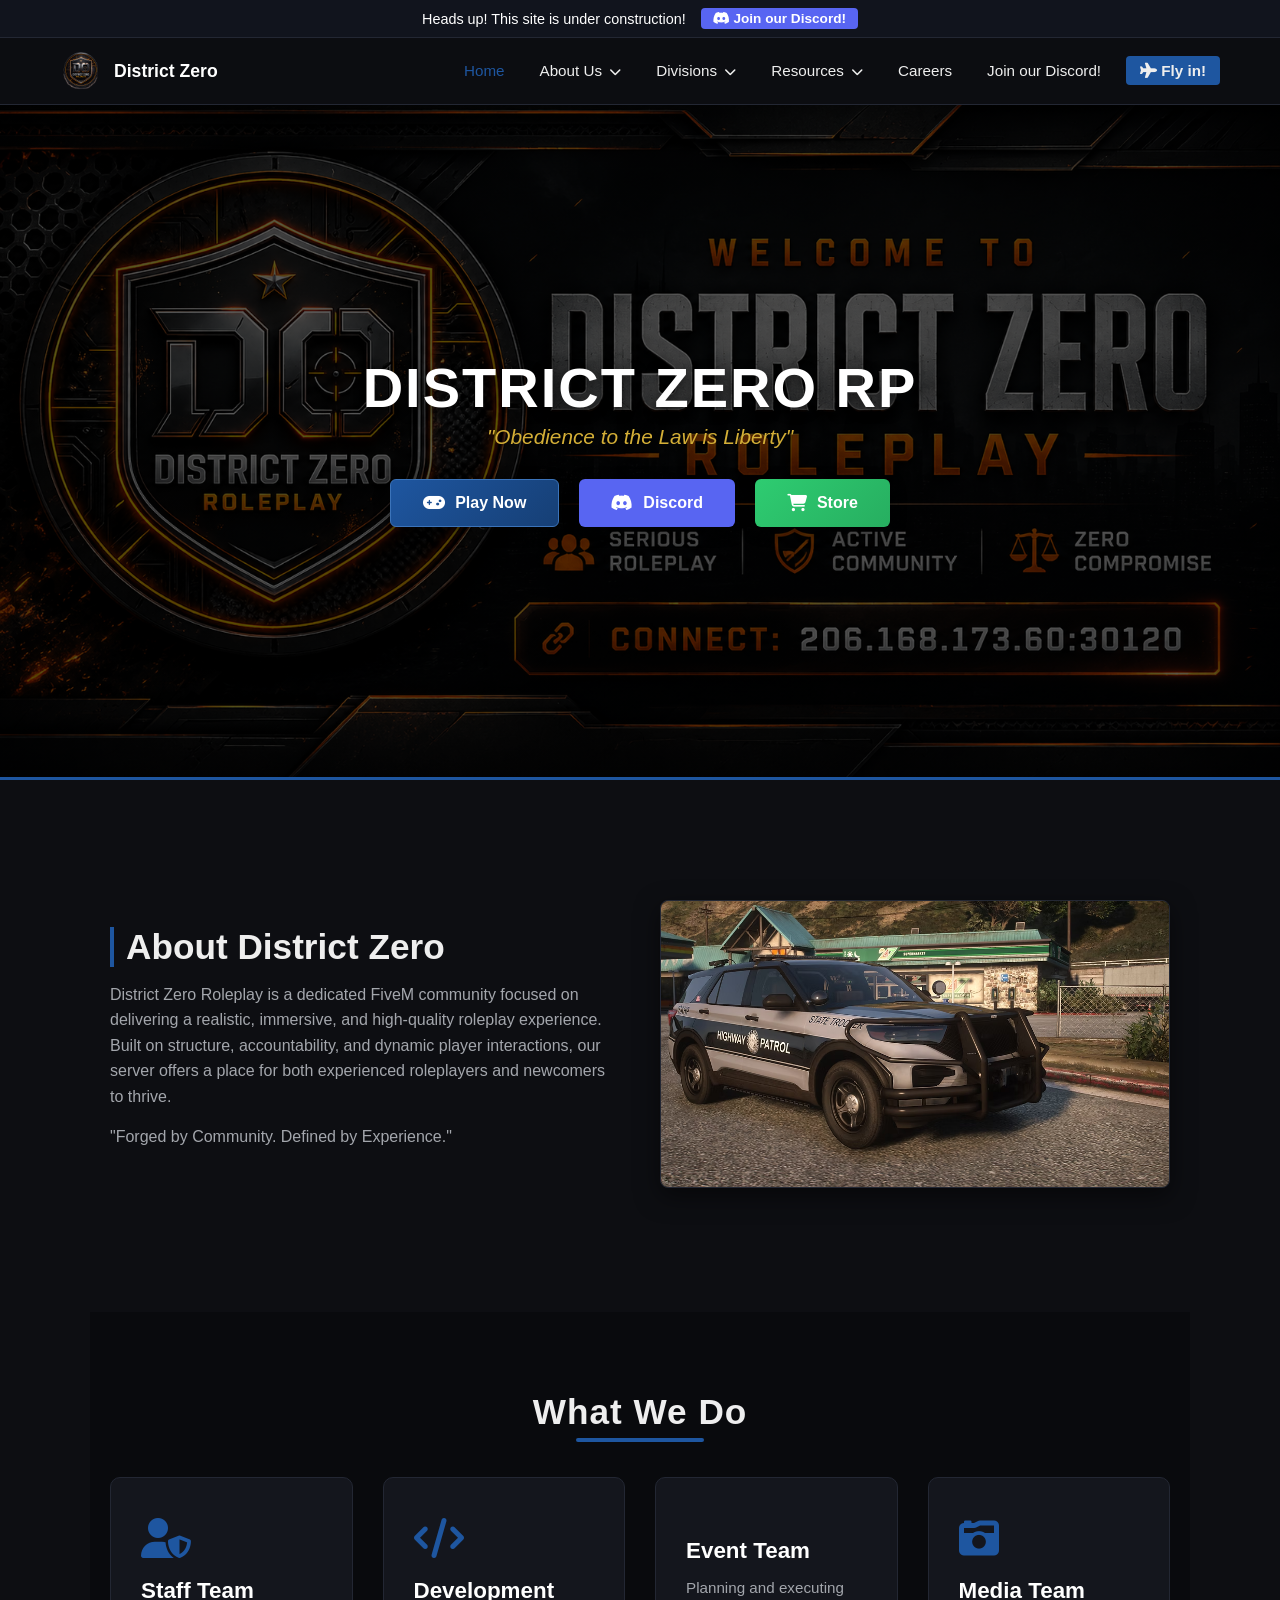
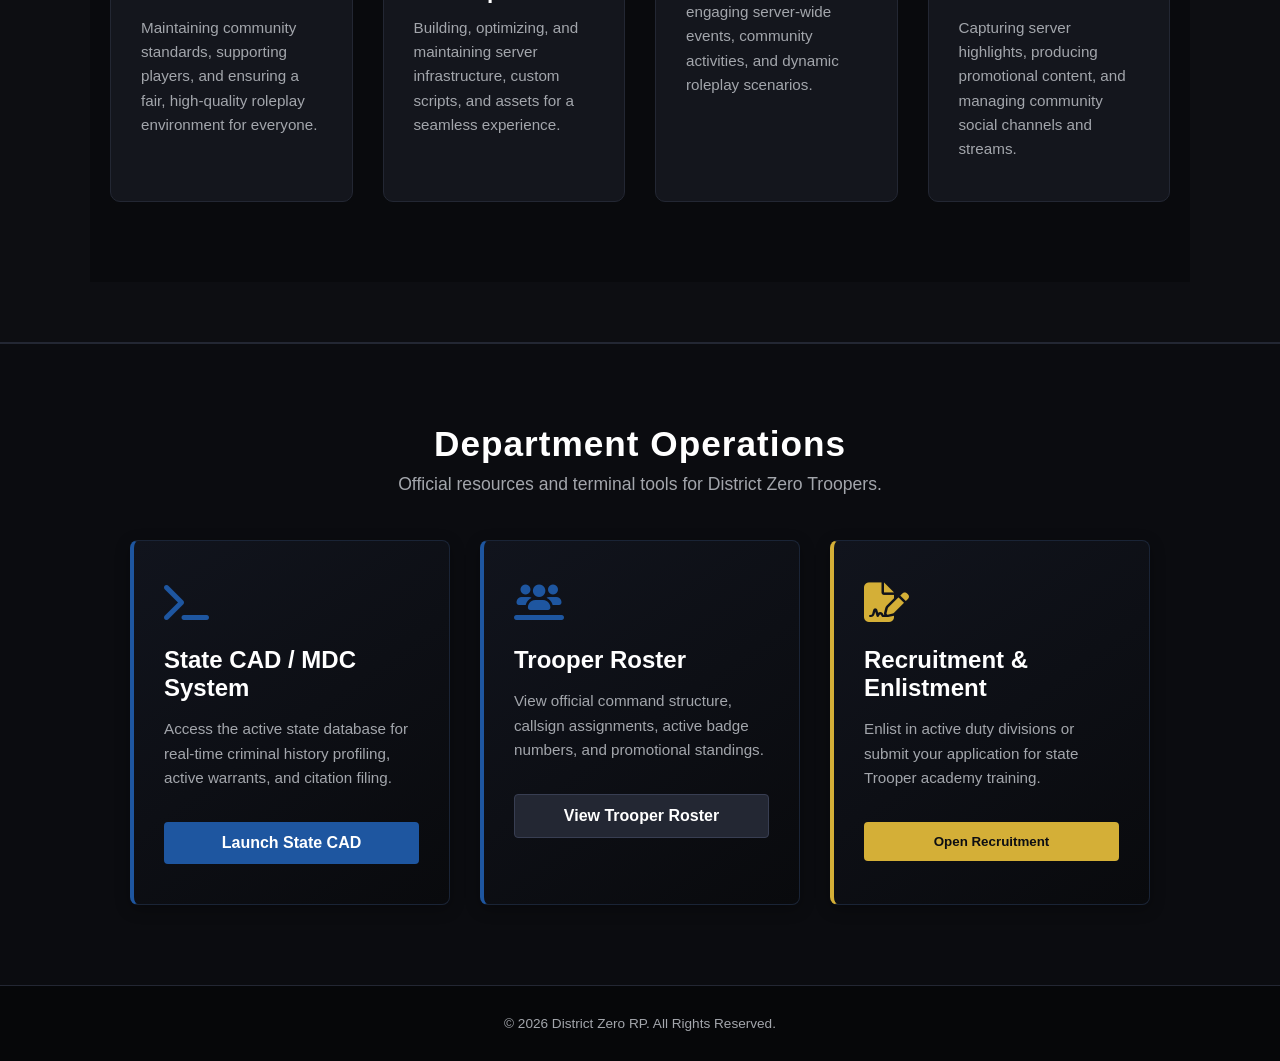
<file: index.html>
<!DOCTYPE html>
<html lang="en">
<head>
    <meta charset="UTF-8">
    <meta name="viewport" content="width=device-width, initial-scale=1.0">
    <title>District Zero RP</title>
    
    <!-- TAB FAVICON (Uses slogo.png) -->
    <link rel="icon" type="image/png" href="slogo.png">

    <link rel="stylesheet" href="style.css">
    <!-- FontAwesome for icons -->
    <link rel="stylesheet" href="https://cdnjs.cloudflare.com/ajax/libs/font-awesome/6.4.0/css/all.min.css">
</head>
<body>

    <!-- TOP ANNOUNCEMENT BANNER -->
    <div class="announcement-banner">
        <span>Heads up! This site is under construction!</span>
        <a href="https://discord.gg/egYaeXY6Bq" target="_blank" class="btn-banner-discord"><i class="fa-brands fa-discord"></i> Join our Discord!</a>
    </div>

    <!-- STICKY HEADER & NAVBAR WITH DROPDOWNS -->
    <header class="navbar-header">
        <div class="nav-container">
            <a href="index.html" class="brand-logo">
                <!-- Keep original site header logo -->
                <img src="logo.png" alt="District Zero Seal" class="nav-logo">
                <span class="brand-name">District Zero</span>
            </a>
            
            <nav class="main-nav">
                <ul class="nav-links">
                    <li><a href="index.html" class="active">Home</a></li>
                    
                    <li class="dropdown">
                        <a href="#">About Us <i class="fa-solid fa-chevron-down nav-arrow"></i></a>
                        <ul class="dropdown-menu">
                            <li><a href="command-staff.html">Command Staff</a></li>
                            <li><a href="#about-section">History & Mission</a></li>
                        </ul>
                    </li>

                    <li class="dropdown">
                        <a href="#">Divisions <i class="fa-solid fa-chevron-down nav-arrow"></i></a>
                        <ul class="dropdown-menu">
                            <li><a href="troopers.html">Highway Patrol / Troopers</a></li>
                            <li><a href="srt.html">Tactical Response (SRT)</a></li>
                            <li><a href="cve.html">Commercial Vehicle Enforcement</a></li>
                            <li><a href="k9.html">K-9 Unit</a></li>
                            <li><a href="air-support.html">Air Support Division</a></li>
                        </ul>
                    </li>

                    <li class="dropdown">
                        <a href="#">Resources <i class="fa-solid fa-chevron-down nav-arrow"></i></a>
                        <ul class="dropdown-menu">
                            <li><a href="https://sonorancad.com/" target="_blank">CAD / MDC System</a></li>
                            <li><a href="#leo-operations">Trooper Roster</a></li>
                            <li><a href="#application-portal">Standard Operating Procedures</a></li>
                        </ul>
                    </li>

                    <li><a href="javascript:void(0)" onclick="toggleApplications()">Careers</a></li>
                    <li><a href="https://discord.gg/egYaeXY6Bq" target="_blank">Join our Discord!</a></li>
                    <li><a href="https://cfx.re/join/leemjbj" class="fly-in-link"><i class="fa-solid fa-plane"></i> Fly in!</a></li>
                </ul>
            </nav>
        </div>
    </header>

    <!-- HERO SECTION WITH BACKGROUND IMAGE (FIXED TO PNG) -->
    <section class="hero-section" style="background: linear-gradient(rgba(0, 0, 0, 0.65), rgba(0, 0, 0, 0.65)), url('hero-bg.png') no-repeat center center/cover;">
        <div class="hero-overlay">
            <h1 class="hero-title">District Zero RP</h1>
            <p class="hero-motto">"Obedience to the Law is Liberty"</p>
            
            <!-- Quick Actions -->
            <div class="button-container">
                <a href="https://cfx.re/join/leemjbj" class="btn play-btn"><i class="fa-solid fa-gamepad"></i> Play Now</a>
                <a href="https://discord.gg/egYaeXY6Bq" target="_blank" class="btn discord-btn"><i class="fa-brands fa-discord"></i> Discord</a>
                <a href="https://the-district-roleplay-store.tebex.io/" target="_blank" class="btn store-btn"><i class="fa-solid fa-cart-shopping"></i> Store</a>
            </div>
        </div>
    </section>

    <!-- DIVISION DETAIL (ABOUT DISTRICT ZERO SECTION) -->
    <section id="patrol-division" class="container about-division-section">
        <div class="two-column">
            <div class="column-text">
                <h2>About District Zero</h2>
                <p>District Zero Roleplay is a dedicated FiveM community focused on delivering a realistic, immersive, and high-quality roleplay experience. Built on structure, accountability, and dynamic player interactions, our server offers a place for both experienced roleplayers and newcomers to thrive.</p>
                <p>"Forged by Community. Defined by Experience."</p>
            </div>
            <div class="column-image">
                <img src="trooper-cruiser.png" alt="District Zero Trooper Cruiser" onerror="this.src='https://via.placeholder.com/600x350/1e1e1e/ffffff?text=Trooper+Cruiser'">
            </div>
        </div>
    </section>

    <!-- "WHAT WE DO" GRID SECTION -->
    <section id="divisions" class="container features">
        <h2 class="section-title">What We Do</h2>
        <div class="feature-grid">
            <div class="feature-card">
                <i class="fa-solid fa-user-shield"></i>
                <h3>Staff Team</h3>
                <p>Maintaining community standards, supporting players, and ensuring a fair, high-quality roleplay environment for everyone.</p>
            </div>
            <div class="feature-card">
                <i class="fa-solid fa-code"></i>
                <h3>Development</h3>
                <p>Building, optimizing, and maintaining server infrastructure, custom scripts, and assets for a seamless experience.</p>
            </div>
            <div class="feature-card">
                <i class="fa-solid fa-calendar-star"></i>
                <h3>Event Team</h3>
                <p>Planning and executing engaging server-wide events, community activities, and dynamic roleplay scenarios.</p>
            </div>
            <div class="feature-card">
                <i class="fa-solid fa-camera-retro"></i>
                <h3>Media Team</h3>
                <p>Capturing server highlights, producing promotional content, and managing community social channels and streams.</p>
            </div>
        </div>
    </section>

    <!-- LEO OPERATIONS CENTER -->
    <section id="leo-operations" class="leo-section">
        <div class="leo-container">
            <h2>Department Operations</h2>
            <p class="leo-subtitle">Official resources and terminal tools for District Zero Troopers.</p>
            
            <div class="leo-grid">
                <!-- CAD System Card -->
                <div class="leo-card">
                    <div class="card-icon"><i class="fa-solid fa-terminal"></i></div>
                    <h3>State CAD / MDC System</h3>
                    <p>Access the active state database for real-time criminal history profiling, active warrants, and citation filing.</p>
                    <a href="https://sonorancad.com/" target="_blank" class="leo-btn cad-btn">Launch State CAD</a>
                </div>

                <!-- Roster Card -->
                <div class="leo-card">
                    <div class="card-icon"><i class="fa-solid fa-users-line"></i></div>
                    <h3>Trooper Roster</h3>
                    <p>View official command structure, callsign assignments, active badge numbers, and promotional standings.</p>
                    <a href="#" target="_blank" class="leo-btn roster-btn">View Trooper Roster</a>
                </div>

                <!-- Recruitment Card -->
                <div class="leo-card app-card-trigger">
                    <div class="card-icon"><i class="fa-solid fa-file-signature"></i></div>
                    <h3>Recruitment & Enlistment</h3>
                    <p>Enlist in active duty divisions or submit your application for state Trooper academy training.</p>
                    <button onclick="toggleApplications()" class="leo-btn app-trigger-btn">Open Recruitment</button>
                </div>
            </div>
        </div>
    </section>

    <!-- HIDDEN APPLICATION PORTAL (REVEALED ON CLICK) -->
    <section id="application-portal" class="app-section" style="display: none;">
        <div class="app-container">
            <h2>Community Application Portal</h2>
            <p class="app-subtitle">Select the division or branch you wish to apply for to begin your process.</p>
            
            <div class="app-grid">
                <!-- Staff Application -->
                <div class="app-box">
                    <i class="fa-solid fa-user-shield"></i>
                    <h3>Server Staff</h3>
                    <p>Apply to join the moderator and administration team to help maintain community integrity.</p>
                    <a href="#" target="_blank" class="portal-btn">Apply Now</a>
                </div>

                <!-- Developer Application -->
                <div class="app-box">
                    <i class="fa-solid fa-code"></i>
                    <h3>Development Team</h3>
                    <p>Looking for skilled individuals experienced in framework optimization, database management, or script integration.</p>
                    <a href="#" target="_blank" class="portal-btn">Apply Now</a>
                </div>

                <!-- Trooper Application -->
                <div class="app-box">
                    <i class="fa-solid fa-handcuffs"></i>
                    <h3>State Trooper Academy</h3>
                    <p>Enlist into the District Zero active duty academy or transfer divisions.</p>
                    <a href="#" target="_blank" class="portal-btn">Apply Now</a>
                </div>
            </div>
            
            <button onclick="toggleApplications()" class="close-portal-btn"><i class="fa-solid fa-xmark"></i> Close Portal</button>
        </div>
    </section>

    <!-- FOOTER -->
    <footer class="site-footer">
        <div class="footer-content">
            <p>&copy; 2026 District Zero RP. All Rights Reserved.</p>
        </div>
    </footer>

    <!-- JS TOGGLE SCRIPT -->
    <script>
        function toggleApplications() {
            const portal = document.getElementById('application-portal');
            if (portal.style.display === 'none' || portal.style.display === '') {
                portal.style.display = 'block';
                portal.scrollIntoView({ behavior: 'smooth' });
            } else {
                portal.style.display = 'none';
                document.querySelector('#leo-operations').scrollIntoView({ behavior: 'smooth' });
            }
        }
    </script>
</body>
</html>
</file>
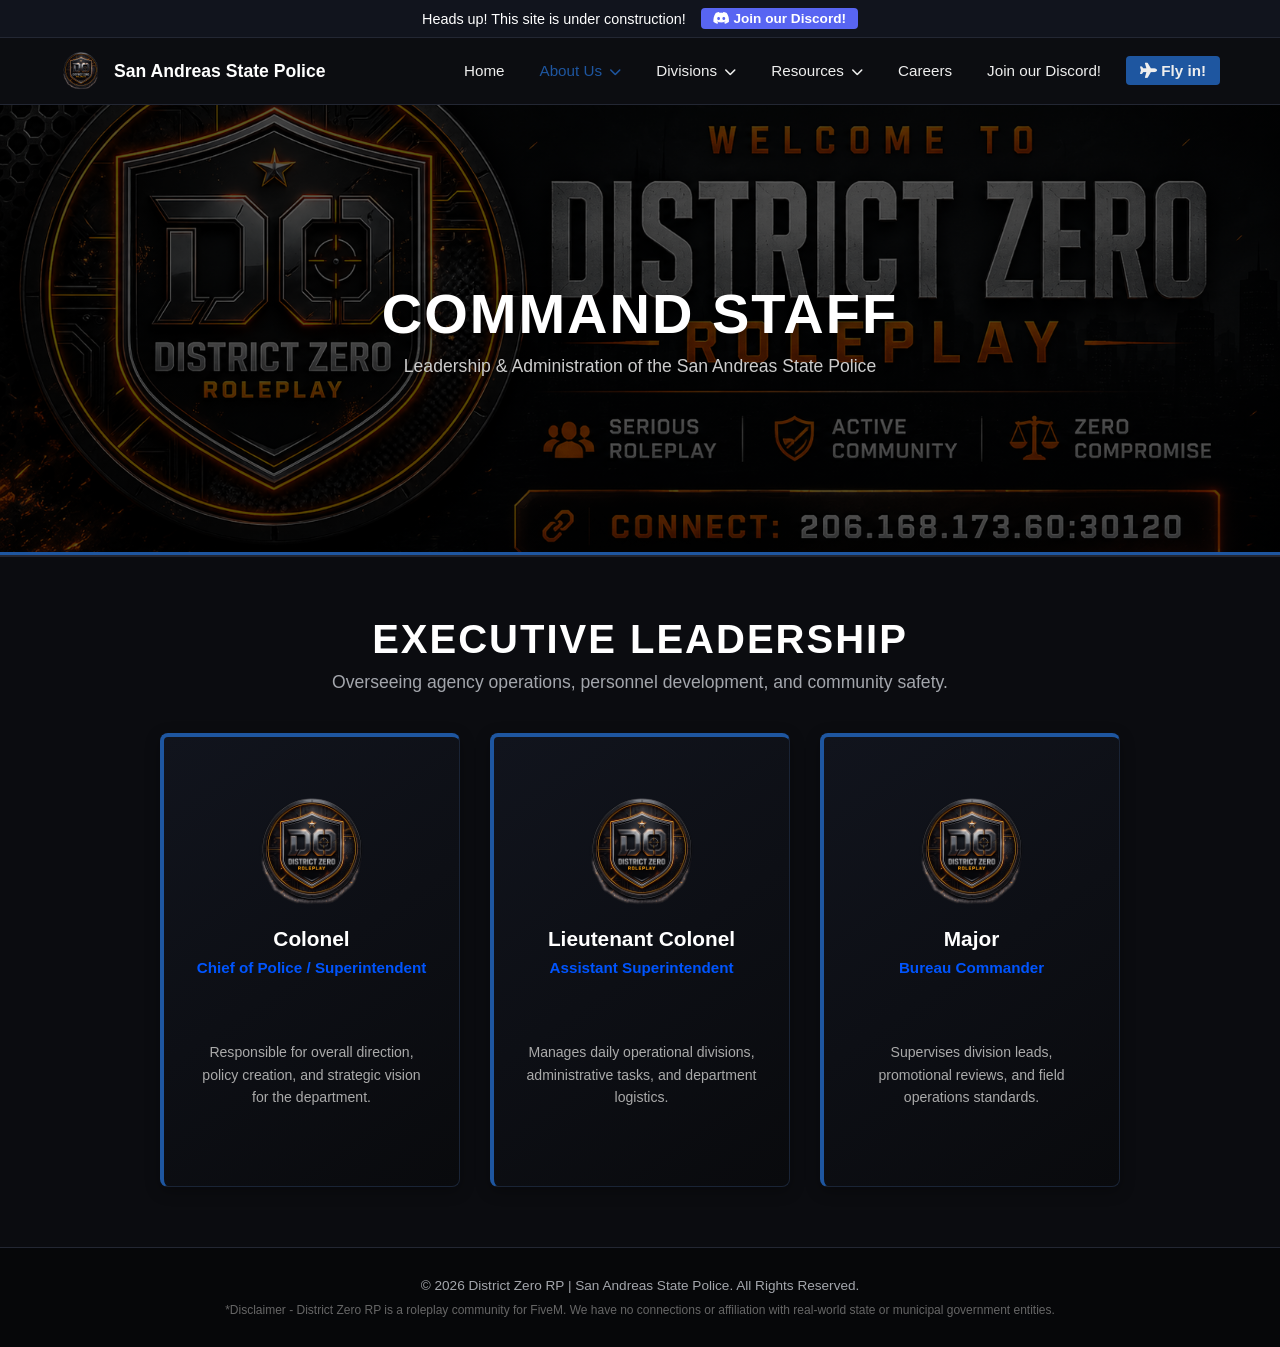
<file: command-staff.html>
<!DOCTYPE html>
<html lang="en">
<head>
    <meta charset="UTF-8">
    <meta name="viewport" content="width=device-width, initial-scale=1.0">
    <title>Command Staff | San Andreas State Police</title>
    <link rel="stylesheet" href="style.css">
    <!-- FontAwesome for icons -->
    <link rel="stylesheet" href="https://cdnjs.cloudflare.com/ajax/libs/font-awesome/6.4.0/css/all.min.css">
</head>
<body>

    <!-- TOP ANNOUNCEMENT BANNER -->
    <div class="announcement-banner">
        <span>Heads up! This site is under construction!</span>
        <a href="https://discord.gg/egYaeXY6Bq" target="_blank" class="btn-banner-discord"><i class="fa-brands fa-discord"></i> Join our Discord!</a>
    </div>

    <!-- STICKY HEADER & NAVBAR -->
    <header class="navbar-header">
        <div class="nav-container">
            <a href="index.html" class="brand-logo">
                <img src="logo.png" alt="SASP Seal" class="nav-logo">
                <span class="brand-name">San Andreas State Police</span>
            </a>
            
            <nav class="main-nav">
                <ul class="nav-links">
                    <li><a href="index.html">Home</a></li>
                    
                    <li class="dropdown">
                        <a href="#" class="active">About Us <i class="fa-solid fa-chevron-down nav-arrow"></i></a>
                        <ul class="dropdown-menu">
                            <li><a href="command-staff.html" class="active">Command Staff</a></li>
                            <li><a href="index.html#about-section">History & Mission</a></li>
                        </ul>
                    </li>

                    <li class="dropdown">
                        <a href="#">Divisions <i class="fa-solid fa-chevron-down nav-arrow"></i></a>
                        <ul class="dropdown-menu">
                            <li><a href="troopers.html">Highway Patrol</a></li>
                            <li><a href="srt.html">Tactical Response (SRT)</a></li>
                            <li><a href="cve.html">Commercial Vehicle Enforcement</a></li>
                            <li><a href="k9.html">K-9 Unit</a></li>
                            <li><a href="air-support.html">Air Support Division</a></li>
                        </ul>
                    </li>

                    <li class="dropdown">
                        <a href="#">Resources <i class="fa-solid fa-chevron-down nav-arrow"></i></a>
                        <ul class="dropdown-menu">
                            <li><a href="https://sonorancad.com/" target="_blank">CAD / MDC System</a></li>
                            <li><a href="#leo-operations">Trooper Roster</a></li>
                        </ul>
                    </li>

                    <li><a href="index.html#application-portal">Careers</a></li>
                    <li><a href="https://discord.gg/egYaeXY6Bq" target="_blank">Join our Discord!</a></li>
                    <li><a href="https://cfx.re/join/leemjbj" class="fly-in-link"><i class="fa-solid fa-plane"></i> Fly in!</a></li>
                </ul>
            </nav>
        </div>
    </header>

    <!-- HERO HEADER SECTION -->
    <section class="hero-section" style="height: 50vh; min-height: 350px; background: linear-gradient(rgba(0, 0, 0, 0.65), rgba(0, 0, 0, 0.65)), url('hero-bg.jpg') no-repeat center center/cover;">
        <div class="hero-overlay">
            <h1 class="hero-title">Command Staff</h1>
            <p style="color: #ccc; margin-top: 10px; font-size: 1.1rem;">Leadership & Administration of the San Andreas State Police</p>
        </div>
    </section>

    <!-- COMMAND STAFF SECTION -->
    <section class="leo-section" style="padding: 60px 20px;">
        <div class="leo-container">
            <h2 style="font-size: 2.5rem; text-transform: uppercase; letter-spacing: 2px; text-align: center;">Executive Leadership</h2>
            <p class="leo-subtitle" style="margin-bottom: 40px; text-align: center;">Overseeing agency operations, personnel development, and community safety.</p>
            
            <div class="leo-grid" style="align-items: stretch; justify-content: center; gap: 30px;">
                
                <!-- Command Member 1 -->
                <div class="leo-card" style="width: 300px; border-top: 4px solid var(--sasp-blue, #0055ff); text-align: center;">
                    <img src="logo.png" alt="Colonel" style="width: 120px; height: 120px; object-fit: contain; margin: 15px auto; display: block;">
                    <h3 style="font-size: 1.3rem; margin-bottom: 5px;">Colonel</h3>
                    <p style="color: #0055ff; font-weight: bold; margin-bottom: 10px; font-size: 0.95rem;">Chief of Police / Superintendent</p>
                    <p style="font-size: 0.88rem; color: #aaa;">Responsible for overall direction, policy creation, and strategic vision for the department.</p>
                </div>

                <!-- Command Member 2 -->
                <div class="leo-card" style="width: 300px; border-top: 4px solid var(--sasp-blue, #0055ff); text-align: center;">
                    <img src="logo.png" alt="Lieutenant Colonel" style="width: 120px; height: 120px; object-fit: contain; margin: 15px auto; display: block;">
                    <h3 style="font-size: 1.3rem; margin-bottom: 5px;">Lieutenant Colonel</h3>
                    <p style="color: #0055ff; font-weight: bold; margin-bottom: 10px; font-size: 0.95rem;">Assistant Superintendent</p>
                    <p style="font-size: 0.88rem; color: #aaa;">Manages daily operational divisions, administrative tasks, and department logistics.</p>
                </div>

                <!-- Command Member 3 -->
                <div class="leo-card" style="width: 300px; border-top: 4px solid var(--sasp-blue, #0055ff); text-align: center;">
                    <img src="logo.png" alt="Major" style="width: 120px; height: 120px; object-fit: contain; margin: 15px auto; display: block;">
                    <h3 style="font-size: 1.3rem; margin-bottom: 5px;">Major</h3>
                    <p style="color: #0055ff; font-weight: bold; margin-bottom: 10px; font-size: 0.95rem;">Bureau Commander</p>
                    <p style="font-size: 0.88rem; color: #aaa;">Supervises division leads, promotional reviews, and field operations standards.</p>
                </div>

            </div>
        </div>
    </section>

    <!-- FOOTER -->
    <footer class="site-footer">
        <div class="footer-content">
            <p>&copy; 2026 District Zero RP | San Andreas State Police. All Rights Reserved.</p>
            <p style="font-size: 0.75rem; margin-top: 10px; color: #666;">*Disclaimer - District Zero RP is a roleplay community for FiveM. We have no connections or affiliation with real-world state or municipal government entities.</p>
        </div>
    </footer>

</body>
</html>
</file>
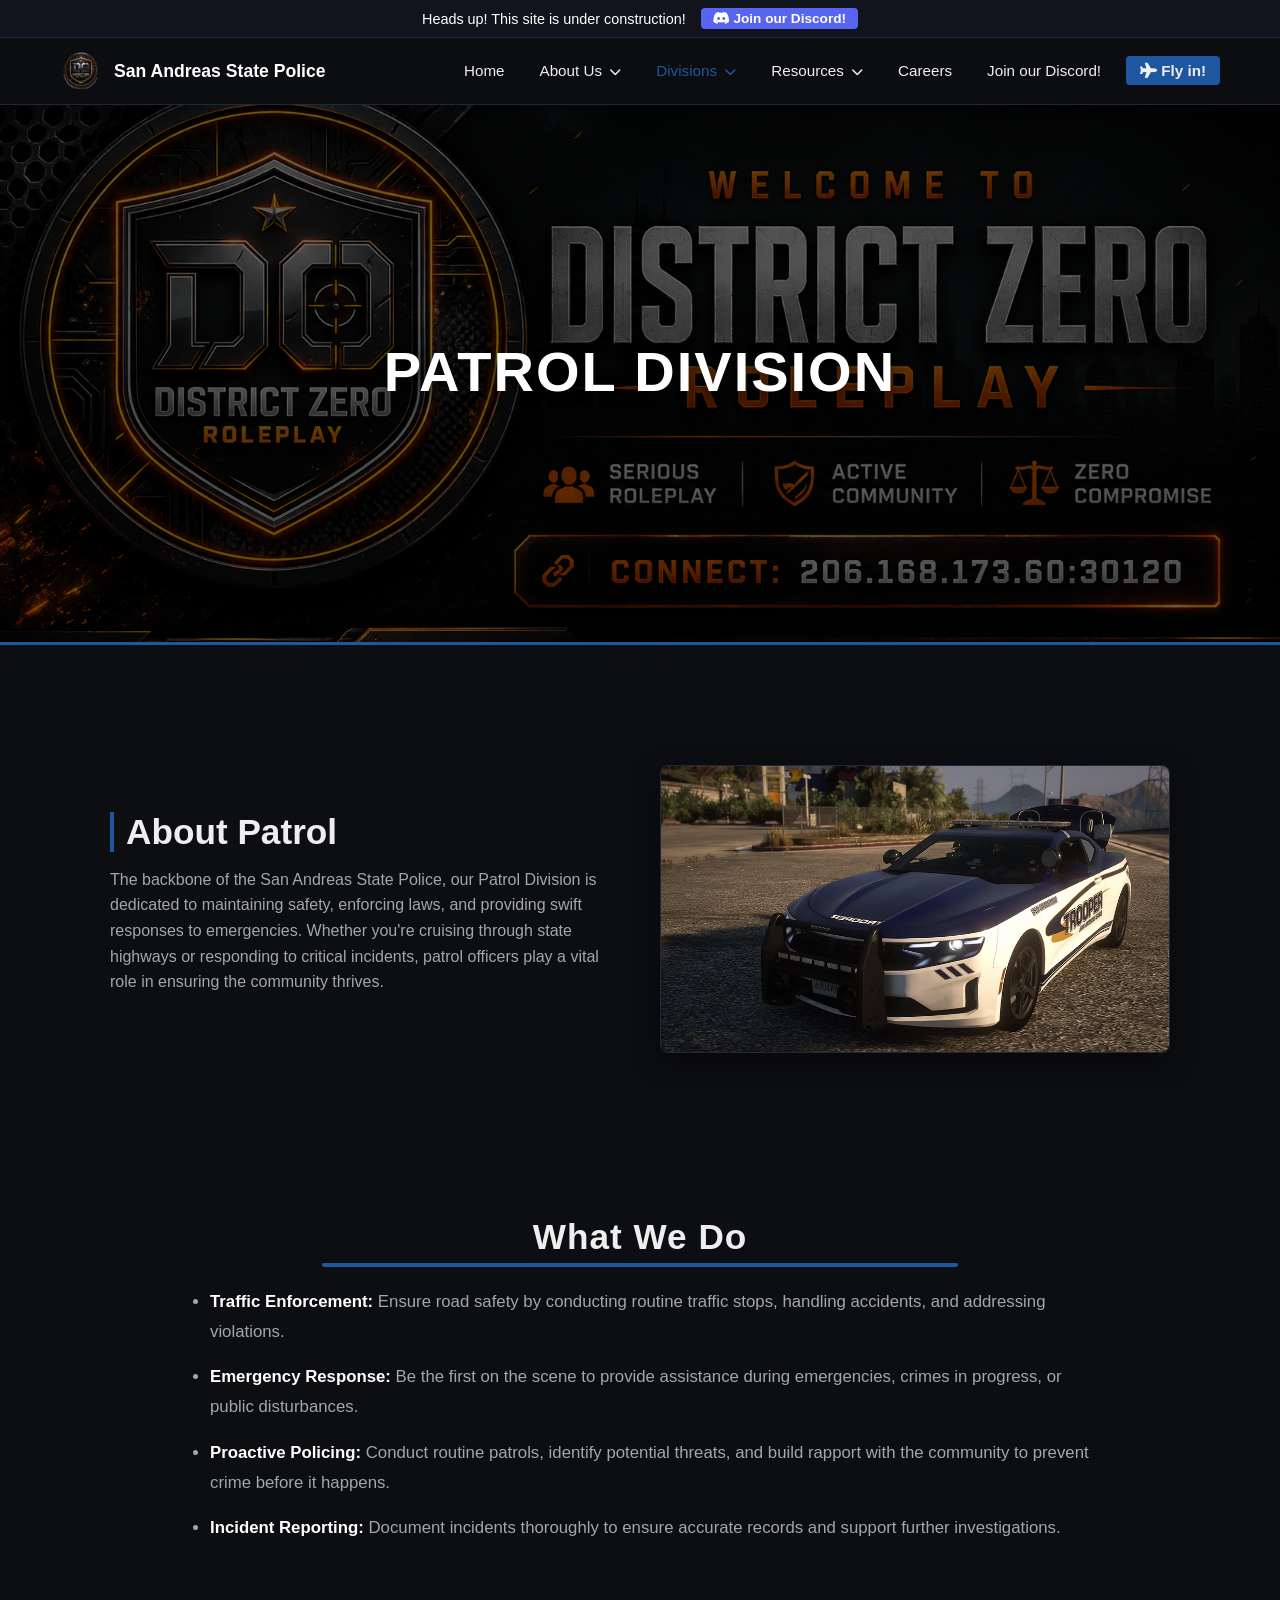
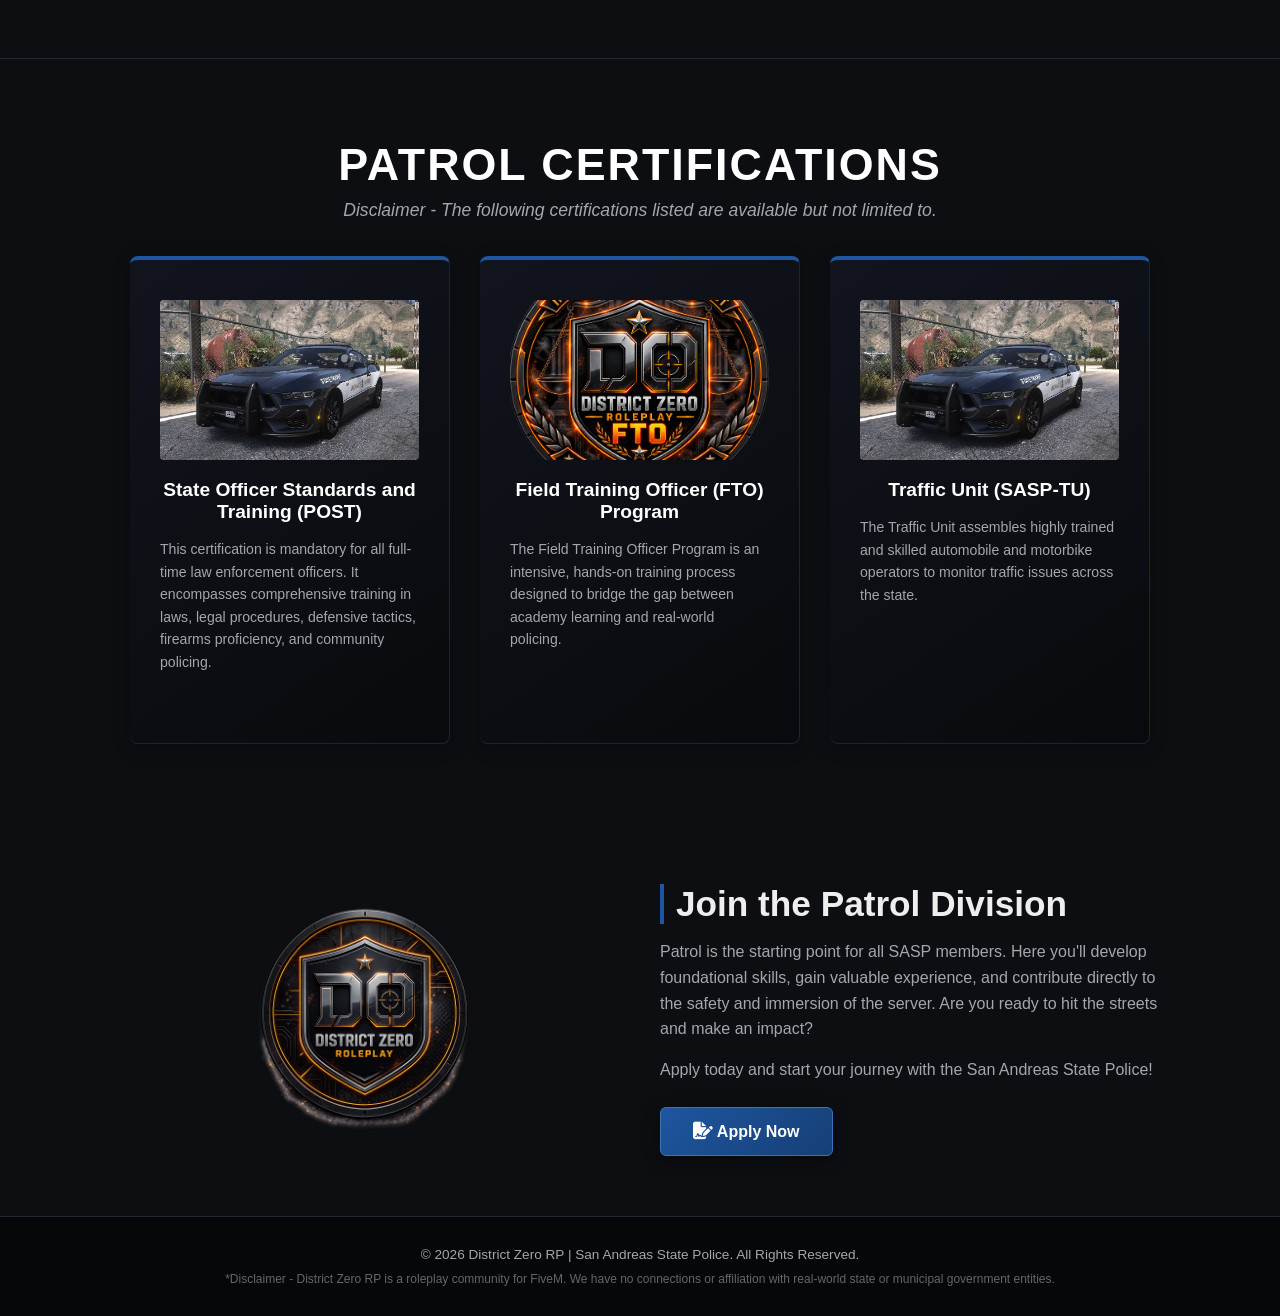
<file: troopers.html>
<!DOCTYPE html>
<html lang="en">
<head>
    <meta charset="UTF-8">
    <meta name="viewport" content="width=device-width, initial-scale=1.0">
    <title>Patrol Division | San Andreas State Police</title>
    <link rel="stylesheet" href="style.css">
    <!-- FontAwesome for icons -->
    <link rel="stylesheet" href="https://cdnjs.cloudflare.com/ajax/libs/font-awesome/6.4.0/css/all.min.css">
</head>
<body>

    <!-- TOP ANNOUNCEMENT BANNER -->
    <div class="announcement-banner">
        <span>Heads up! This site is under construction!</span>
        <a href="https://discord.gg/egYaeXY6Bq" target="_blank" class="btn-banner-discord"><i class="fa-brands fa-discord"></i> Join our Discord!</a>
    </div>

    <!-- STICKY HEADER & NAVBAR -->
    <header class="navbar-header">
        <div class="nav-container">
            <a href="index.html" class="brand-logo">
                <img src="logo.png" alt="SASP Seal" class="nav-logo">
                <span class="brand-name">San Andreas State Police</span>
            </a>
            
            <nav class="main-nav">
                <ul class="nav-links">
                    <li><a href="index.html">Home</a></li>
                    
                    <li class="dropdown">
                        <a href="#">About Us <i class="fa-solid fa-chevron-down nav-arrow"></i></a>
                        <ul class="dropdown-menu">
                            <li><a href="command-staff.html">Command Staff</a></li>
                            <li><a href="index.html#about-section">History & Mission</a></li>
                        </ul>
                    </li>

                    <li class="dropdown">
                        <a href="#" class="active">Divisions <i class="fa-solid fa-chevron-down nav-arrow"></i></a>
                        <ul class="dropdown-menu">
                            <li><a href="troopers.html" class="active">Highway Patrol</a></li>
                            <li><a href="srt.html">Tactical Response (SRT)</a></li>
                            <li><a href="cve.html">Commercial Vehicle Enforcement</a></li>
                            <li><a href="k9.html">K-9 Unit</a></li>
                            <li><a href="air-support.html">Air Support Division</a></li>
                        </ul>
                    </li>

                    <li class="dropdown">
                        <a href="#">Resources <i class="fa-solid fa-chevron-down nav-arrow"></i></a>
                        <ul class="dropdown-menu">
                            <li><a href="https://sonorancad.com/" target="_blank">CAD / MDC System</a></li>
                            <li><a href="#leo-operations">Trooper Roster</a></li>
                        </ul>
                    </li>

                    <li><a href="index.html#application-portal">Careers</a></li>
                    <li><a href="https://discord.gg/egYaeXY6Bq" target="_blank">Join our Discord!</a></li>
                    <li><a href="https://cfx.re/join/leemjbj" class="fly-in-link"><i class="fa-solid fa-plane"></i> Fly in!</a></li>
                </ul>
            </nav>
        </div>
    </header>

    <!-- HERO HEADER SECTION -->
    <section class="hero-section" style="height: 60vh; min-height: 380px; background: linear-gradient(rgba(0, 0, 0, 0.6), rgba(0, 0, 0, 0.6)), url('hero-bg.jpg') no-repeat center center/cover;">
        <div class="hero-overlay">
            <h1 class="hero-title">Patrol Division</h1>
        </div>
    </section>

    <!-- ABOUT PATROL SECTION -->
    <section class="container about-division-section">
        <div class="two-column">
            <div class="column-text">
                <h2>About Patrol</h2>
                <p>The backbone of the San Andreas State Police, our Patrol Division is dedicated to maintaining safety, enforcing laws, and providing swift responses to emergencies. Whether you're cruising through state highways or responding to critical incidents, patrol officers play a vital role in ensuring the community thrives.</p>
            </div>
            <div class="column-image">
                <img src="patrol-car.png" alt="SASP Patrol Cruiser" onerror="this.src='https://via.placeholder.com/600x350/1e1e1e/ffffff?text=Patrol+Cruiser+Image'">
            </div>
        </div>
    </section>

    <!-- WHAT WE DO SECTION -->
    <section class="container features" style="text-align: left; background: none; padding: 40px 20px;">
        <h2 class="section-title" style="display: block; text-align: center; margin-bottom: 30px;">What We Do</h2>
        <div style="max-width: 900px; margin: 0 auto; line-height: 1.8; color: var(--text-muted); font-size: 1.05rem;">
            <ul style="list-style-type: disc; padding-left: 20px;">
                <li style="margin-bottom: 15px;"><strong style="color: #fff;">Traffic Enforcement:</strong> Ensure road safety by conducting routine traffic stops, handling accidents, and addressing violations.</li>
                <li style="margin-bottom: 15px;"><strong style="color: #fff;">Emergency Response:</strong> Be the first on the scene to provide assistance during emergencies, crimes in progress, or public disturbances.</li>
                <li style="margin-bottom: 15px;"><strong style="color: #fff;">Proactive Policing:</strong> Conduct routine patrols, identify potential threats, and build rapport with the community to prevent crime before it happens.</li>
                <li style="margin-bottom: 15px;"><strong style="color: #fff;">Incident Reporting:</strong> Document incidents thoroughly to ensure accurate records and support further investigations.</li>
            </ul>
        </div>
    </section>

    <!-- PATROL CERTIFICATIONS SECTION -->
    <section class="leo-section" style="background-color: #0d0e12; border-top: 1px solid var(--border-color);">
        <div class="leo-container">
            <h2 style="font-size: 2.8rem; text-transform: uppercase; letter-spacing: 2px;">Patrol Certifications</h2>
            <p class="leo-subtitle" style="margin-bottom: 35px;"><em>Disclaimer - The following certifications listed are available but not limited to.</em></p>
            
            <div class="leo-grid" style="align-items: stretch;">
                
                <!-- Cert 1 -->
                <div class="leo-card" style="width: 320px; border-left: none; border-top: 4px solid var(--sasp-blue, #0055ff);">
                    <img src="post-cert.png" alt="POST Standard" style="width: 100%; height: 160px; object-fit: cover; border-radius: 4px; margin-bottom: 15px;" onerror="this.src='https://via.placeholder.com/300x160/1a2436/ffffff?text=Certification+1'">
                    <h3 style="font-size: 1.2rem; text-align: center;">State Officer Standards and Training (POST)</h3>
                    <p style="font-size: 0.88rem; height: auto;">This certification is mandatory for all full-time law enforcement officers. It encompasses comprehensive training in laws, legal procedures, defensive tactics, firearms proficiency, and community policing.</p>
                </div>

                <!-- Cert 2 -->
                <div class="leo-card" style="width: 320px; border-left: none; border-top: 4px solid var(--sasp-blue, #0055ff);">
                    <img src="fto-cert.png" alt="FTO Program" style="width: 100%; height: 160px; object-fit: cover; border-radius: 4px; margin-bottom: 15px;" onerror="this.src='https://via.placeholder.com/300x160/1a2436/ffffff?text=Certification+2'">
                    <h3 style="font-size: 1.2rem; text-align: center;">Field Training Officer (FTO) Program</h3>
                    <p style="font-size: 0.88rem; height: auto;">The Field Training Officer Program is an intensive, hands-on training process designed to bridge the gap between academy learning and real-world policing.</p>
                </div>

                <!-- Cert 3 -->
                <div class="leo-card" style="width: 320px; border-left: none; border-top: 4px solid var(--sasp-blue, #0055ff);">
                    <img src="traffic-cert.png" alt="Traffic Unit" style="width: 100%; height: 160px; object-fit: cover; border-radius: 4px; margin-bottom: 15px;" onerror="this.src='https://via.placeholder.com/300x160/1a2436/ffffff?text=Certification+3'">
                    <h3 style="font-size: 1.2rem; text-align: center;">Traffic Unit (SASP-TU)</h3>
                    <p style="font-size: 0.88rem; height: auto;">The Traffic Unit assembles highly trained and skilled automobile and motorbike operators to monitor traffic issues across the state.</p>
                </div>

            </div>
        </div>
    </section>

    <!-- JOIN PATROL CALLOUT -->
    <section class="container" style="text-align: center; margin: 60px auto;">
        <div class="two-column" style="align-items: center;">
            <div class="column-image">
                <img src="logo.png" alt="SASP Seal" style="max-width: 250px; margin: 0 auto; display: block; border: none; box-shadow: none;">
            </div>
            <div class="column-text" style="text-align: left;">
                <h2>Join the Patrol Division</h2>
                <p>Patrol is the starting point for all SASP members. Here you'll develop foundational skills, gain valuable experience, and contribute directly to the safety and immersion of the server. Are you ready to hit the streets and make an impact?</p>
                <p>Apply today and start your journey with the San Andreas State Police!</p>
                <a href="https://discord.gg/egYaeXY6Bq" target="_blank" class="btn play-btn" style="margin-top: 10px; display: inline-block;"><i class="fa-solid fa-file-signature"></i> Apply Now</a>
            </div>
        </div>
    </section>

    <!-- FOOTER -->
    <footer class="site-footer">
        <div class="footer-content">
            <p>&copy; 2026 District Zero RP | San Andreas State Police. All Rights Reserved.</p>
            <p style="font-size: 0.75rem; margin-top: 10px; color: #666;">*Disclaimer - District Zero RP is a roleplay community for FiveM. We have no connections or affiliation with real-world state or municipal government entities.</p>
        </div>
    </footer>

</body>
</html>

</body>
</html>
</file>
<file: style.css>
/* Core Layout Reset */
* {
    margin: 0;
    padding: 0;
    box-sizing: border-box;
    font-family: 'Segoe UI', Roboto, Helvetica, Arial, sans-serif;
}

:root {
    --bg-dark: #0d0e12;
    --bg-card: #14161d;
    --sasp-blue: #1e56a0;
    --sasp-blue-hover: #163f75;
    --sasp-gold: #d4af37;
    --border-color: #232733;
    --text-muted: #a3a6ac;
}

body {
    background-color: var(--bg-dark);
    color: #eeeeee;
    overflow-x: hidden;
}

/* ==========================================
   TOP ANNOUNCEMENT BANNER
   ========================================== */
.announcement-banner {
    background-color: #11141d;
    color: #ffffff;
    text-align: center;
    padding: 8px 15px;
    font-size: 0.9rem;
    border-bottom: 1px solid var(--border-color);
    display: flex;
    justify-content: center;
    align-items: center;
    gap: 15px;
    flex-wrap: wrap;
}

.btn-banner-discord {
    background-color: #5865F2;
    color: #ffffff;
    padding: 3px 12px;
    border-radius: 4px;
    text-decoration: none;
    font-weight: 600;
    font-size: 0.85rem;
    transition: background 0.2s ease;
}

.btn-banner-discord:hover {
    background-color: #4752C4;
}

/* ==========================================
   STICKY HEADER & NAVIGATION BAR
   ========================================== */
.navbar-header {
    position: sticky;
    top: 0;
    z-index: 1000;
    background-color: rgba(13, 14, 18, 0.95);
    border-bottom: 1px solid var(--border-color);
    backdrop-filter: blur(8px);
}

.nav-container {
    max-width: 1200px;
    margin: 0 auto;
    display: flex;
    justify-content: space-between;
    align-items: center;
    padding: 12px 20px;
}

.brand-logo {
    display: flex;
    align-items: center;
    gap: 12px;
    text-decoration: none;
    color: #fff;
    font-weight: 700;
    font-size: 1.1rem;
}

.nav-logo {
    height: 42px;
    width: auto;
}

.nav-links {
    display: flex;
    list-style: none;
    gap: 15px;
    align-items: center;
}

.nav-links a {
    color: #eeeeee;
    text-decoration: none;
    font-weight: 500;
    font-size: 0.95rem;
    padding: 8px 10px;
    transition: color 0.2s ease;
}

.nav-links a:hover, 
.nav-links a.active {
    color: var(--sasp-blue);
}

.fly-in-link {
    background: var(--sasp-blue);
    padding: 6px 14px !important;
    border-radius: 4px;
    font-weight: 600 !important;
}

.fly-in-link:hover {
    background: var(--sasp-blue-hover);
    color: #fff !important;
}

.nav-arrow {
    font-size: 0.75rem;
    margin-left: 3px;
}

/* ==========================================
   DROPDOWN MENUS
   ========================================== */
.dropdown {
    position: relative;
}

.dropdown-menu {
    display: none;
    position: absolute;
    top: 100%;
    left: 0;
    background-color: var(--bg-card);
    min-width: 220px;
    box-shadow: 0 8px 16px rgba(0,0,0,0.6);
    border-radius: 6px;
    border: 1px solid var(--border-color);
    list-style: none;
    padding: 8px 0;
}

.dropdown-menu li a {
    display: block;
    padding: 10px 16px;
    font-size: 0.9rem;
    color: var(--text-muted);
}

.dropdown-menu li a:hover {
    background-color: #1b1e28;
    color: #ffffff;
}

.dropdown:hover .dropdown-menu {
    display: block;
}

/* ==========================================
   HERO SECTION STYLING
   ========================================== */
.hero-section {
    height: 75vh;
    min-height: 450px;
    display: flex;
    justify-content: center;
    align-items: center;
    text-align: center;
    padding: 20px;
    /* Clean dark gradient overlay + background image fallback */
    background: linear-gradient(rgba(13, 14, 18, 0.75), rgba(13, 14, 18, 0.75)), url('hero-bg.jpg') no-repeat center center/cover;
    border-bottom: 3px solid var(--sasp-blue);
}

.hero-overlay {
    max-width: 800px;
    animation: fadeIn 1s ease-in-out;
}

.server-logo {
    max-width: 150px;
    height: auto;
    margin-bottom: 15px;
    filter: drop-shadow(0px 0px 10px rgba(30, 86, 160, 0.5));
}

.hero-title {
    font-size: 3.5rem;
    font-weight: 800;
    letter-spacing: 2px;
    color: #ffffff;
    text-shadow: 0px 4px 12px rgba(0,0,0,0.6);
    margin-bottom: 5px;
    text-transform: uppercase;
}

.hero-motto {
    font-size: 1.3rem;
    font-style: italic;
    color: var(--sasp-gold);
    margin-bottom: 30px;
    font-weight: 500;
}

/* Enhanced Gaming Buttons */
.button-container {
    display: flex;
    gap: 20px;
    justify-content: center;
    flex-wrap: wrap;
}

.btn {
    display: inline-flex;
    align-items: center;
    gap: 10px;
    padding: 14px 32px;
    font-size: 1rem;
    font-weight: 700;
    text-decoration: none;
    border-radius: 6px;
    color: #ffffff;
    transition: all 0.2s ease-in-out;
    box-shadow: 0 4px 15px rgba(0, 0, 0, 0.4);
}

.btn i {
    font-size: 1.1rem;
}

.play-btn {
    background: linear-gradient(135deg, var(--sasp-blue), var(--sasp-blue-hover));
    border: 1px solid #3b73b9;
}
.play-btn:hover {
    background: linear-gradient(135deg, #2b61aa, #133360);
    transform: translateY(-3px);
    box-shadow: 0 6px 20px rgba(30, 86, 160, 0.5);
}

.discord-btn {
    background-color: #5865F2;
}
.discord-btn:hover {
    background-color: #4752C4;
    transform: translateY(-3px);
    box-shadow: 0 6px 20px rgba(88, 101, 242, 0.4);
}

.store-btn {
    background: linear-gradient(135deg, #2ecc71, #27ae60);
}
.store-btn:hover {
    background: linear-gradient(135deg, #2ea35f, #219653);
    transform: translateY(-3px);
    box-shadow: 0 6px 20px rgba(46, 204, 113, 0.4);
}

/* ==========================================
   TWO COLUMN ABOUT SECTION (DISTRICT ZERO)
   ========================================== */
.container {
    max-width: 1100px;
    margin: 60px auto;
    padding: 0 20px;
}

.about-division-section {
    padding: 60px 20px;
}

.two-column {
    display: grid;
    grid-template-columns: 1fr 1fr;
    gap: 40px;
    align-items: center;
}

.column-text h2 {
    font-size: 2.2rem;
    margin-bottom: 15px;
    border-left: 4px solid var(--sasp-blue);
    padding-left: 12px;
}

.column-text p {
    color: var(--text-muted);
    margin-bottom: 15px;
    line-height: 1.6;
}

.column-image img {
    width: 100%;
    border-radius: 8px;
    border: 1px solid var(--border-color);
    box-shadow: 0 8px 24px rgba(0,0,0,0.5);
}

/* ==========================================
   FEATURES & "WHAT WE DO" GRID
   ========================================== */
.features {
    padding: 80px 20px;
    text-align: center;
    background-color: #090a0d;
}

.features h2, .section-title {
    font-size: 2.2rem;
    margin-bottom: 45px;
    position: relative;
    display: inline-block;
    letter-spacing: 1px;
}

.features h2::after, .section-title::after {
    content: '';
    position: absolute;
    width: 60%;
    height: 4px;
    background-color: var(--sasp-blue);
    bottom: -10px;
    left: 20%;
    border-radius: 2px;
}

.feature-grid {
    display: flex;
    justify-content: center;
    gap: 30px;
    max-width: 1100px;
    margin: 0 auto;
    flex-wrap: wrap;
}

.feature-card {
    background-color: var(--bg-card);
    border: 1px solid var(--border-color);
    padding: 40px 30px;
    border-radius: 10px;
    width: 240px;
    flex-grow: 1;
    text-align: left;
    transition: transform 0.3s ease, border-color 0.3s ease;
}

.feature-card:hover {
    transform: translateY(-5px);
    border-color: var(--sasp-blue);
}

.feature-card i {
    font-size: 2.5rem;
    color: var(--sasp-blue);
    margin-bottom: 20px;
    display: block;
}

.feature-card h3 {
    font-size: 1.4rem;
    margin-bottom: 12px;
    color: #ffffff;
}

.feature-card p {
    color: var(--text-muted);
    line-height: 1.6;
    font-size: 0.95rem;
}

/* ==========================================
   LAW ENFORCEMENT OPERATIONS STYLING
   ========================================== */
.leo-section {
    padding: 80px 20px;
    background-color: #0b0c10;
    border-top: 2px solid var(--border-color);
    text-align: center;
}

.leo-container {
    max-width: 1100px;
    margin: 0 auto;
}

.leo-section h2 {
    font-size: 2.2rem;
    color: #ffffff;
    margin-bottom: 10px;
    letter-spacing: 1px;
}

.leo-subtitle {
    color: var(--text-muted);
    margin-bottom: 45px;
    font-size: 1.1rem;
}

.leo-grid {
    display: flex;
    justify-content: center;
    gap: 30px;
    flex-wrap: wrap;
}

.leo-card {
    background: linear-gradient(145deg, #11141d, #090a0d);
    border: 1px solid #1a2436;
    border-left: 4px solid var(--sasp-blue);
    padding: 40px 30px;
    border-radius: 8px;
    width: 320px;
    text-align: left;
    box-shadow: 0 4px 15px rgba(0,0,0,0.3);
    transition: transform 0.2s ease, border-color 0.2s ease;
}

.leo-card:hover {
    transform: translateY(-3px);
    border-color: var(--sasp-blue);
}

.app-card-trigger {
    border-left: 4px solid var(--sasp-gold);
}
.app-card-trigger:hover {
    border-color: var(--sasp-gold);
}
.app-card-trigger .card-icon {
    color: var(--sasp-gold);
}

.card-icon {
    font-size: 2.5rem;
    color: var(--sasp-blue);
    margin-bottom: 20px;
}

.leo-card h3 {
    font-size: 1.5rem;
    color: #ffffff;
    margin-bottom: 15px;
    font-weight: 700;
}

.leo-card p {
    color: var(--text-muted);
    line-height: 1.6;
    font-size: 0.95rem;
    margin-bottom: 30px;
    height: 75px;
}

/* LEO Action Buttons */
.leo-btn {
    display: inline-block;
    width: 100%;
    text-align: center;
    padding: 12px;
    font-weight: 700;
    text-decoration: none;
    border-radius: 4px;
    color: #ffffff;
    transition: background 0.2s ease;
    border: none;
}

.cad-btn {
    background-color: var(--sasp-blue);
}
.cad-btn:hover {
    background-color: var(--sasp-blue-hover);
}

.roster-btn {
    background-color: #232733;
    border: 1px solid #383e52;
}
.roster-btn:hover {
    background-color: #1b1e28;
}

.app-trigger-btn {
    background-color: var(--sasp-gold);
    color: #0d0e12;
    cursor: pointer;
}
.app-trigger-btn:hover {
    background-color: #b89528;
}

/* ==========================================
   DYNAMIC APPLICATION PORTAL PANEL STYLING
   ========================================== */
.app-section {
    padding: 80px 20px;
    background-color: #090a0d;
    border-top: 3px solid var(--sasp-blue);
    text-align: center;
    animation: fadeIn 0.4s ease-in-out;
}

.app-container {
    max-width: 1100px;
    margin: 0 auto;
}

.app-section h2 {
    font-size: 2.2rem;
    color: #ffffff;
    margin-bottom: 10px;
    letter-spacing: 1px;
}

.app-subtitle {
    color: #b9bbbe;
    margin-bottom: 45px;
    font-size: 1.1rem;
}

.app-grid {
    display: flex;
    justify-content: center;
    gap: 25px;
    flex-wrap: wrap;
    margin-bottom: 40px;
}

.app-box {
    background-color: var(--bg-card);
    border: 1px solid var(--border-color);
    padding: 35px 25px;
    border-radius: 8px;
    width: 320px;
    text-align: center;
    transition: transform 0.2s ease, border-color 0.2s ease;
}

.app-box:hover {
    transform: translateY(-4px);
    border-color: var(--sasp-blue);
}

.app-box i {
    font-size: 2.2rem;
    color: var(--sasp-gold);
    margin-bottom: 15px;
}

.app-box h3 {
    font-size: 1.3rem;
    color: #ffffff;
    margin-bottom: 12px;
}

.app-box p {
    color: var(--text-muted);
    font-size: 0.9rem;
    line-height: 1.5;
    margin-bottom: 25px;
    height: 65px;
}

.portal-btn {
    display: block;
    width: 100%;
    padding: 10px;
    background-color: #232733;
    border: 1px solid #383e52;
    color: #ffffff;
    text-decoration: none;
    font-weight: 600;
    border-radius: 4px;
    transition: all 0.2s ease;
}

.portal-btn:hover {
    background-color: var(--sasp-blue);
    border-color: #3b73b9;
}

.close-portal-btn {
    background: none;
    border: 1px solid #ef4444;
    color: #ef4444;
    padding: 10px 25px;
    font-weight: 700;
    border-radius: 4px;
    cursor: pointer;
    transition: all 0.2s ease;
}

.close-portal-btn:hover {
    background-color: #ef4444;
    color: #ffffff;
}

/* ==========================================
   FOOTER STYLING
   ========================================== */
.site-footer {
    background-color: #060709;
    text-align: center;
    padding: 30px 20px;
    border-top: 1px solid var(--border-color);
    color: var(--text-muted);
    font-size: 0.85rem;
}

/* ==========================================
   ANIMATIONS & RESPONSIVENESS
   ========================================== */
@keyframes fadeIn {
    from { opacity: 0; transform: translateY(20px); }
    to { opacity: 1; transform: translateY(0); }
}

@media (max-width: 768px) {
    .two-column { grid-template-columns: 1fr; }
    .hero-title { font-size: 2.3rem; }
    .nav-links { display: none; }
    .button-container { flex-direction: column; width: 100%; max-width: 300px; margin: 0 auto; }
    .feature-card, .leo-card, .app-box { width: 100%; }
    .leo-card p, .app-box p { height: auto; }
}
</file>
